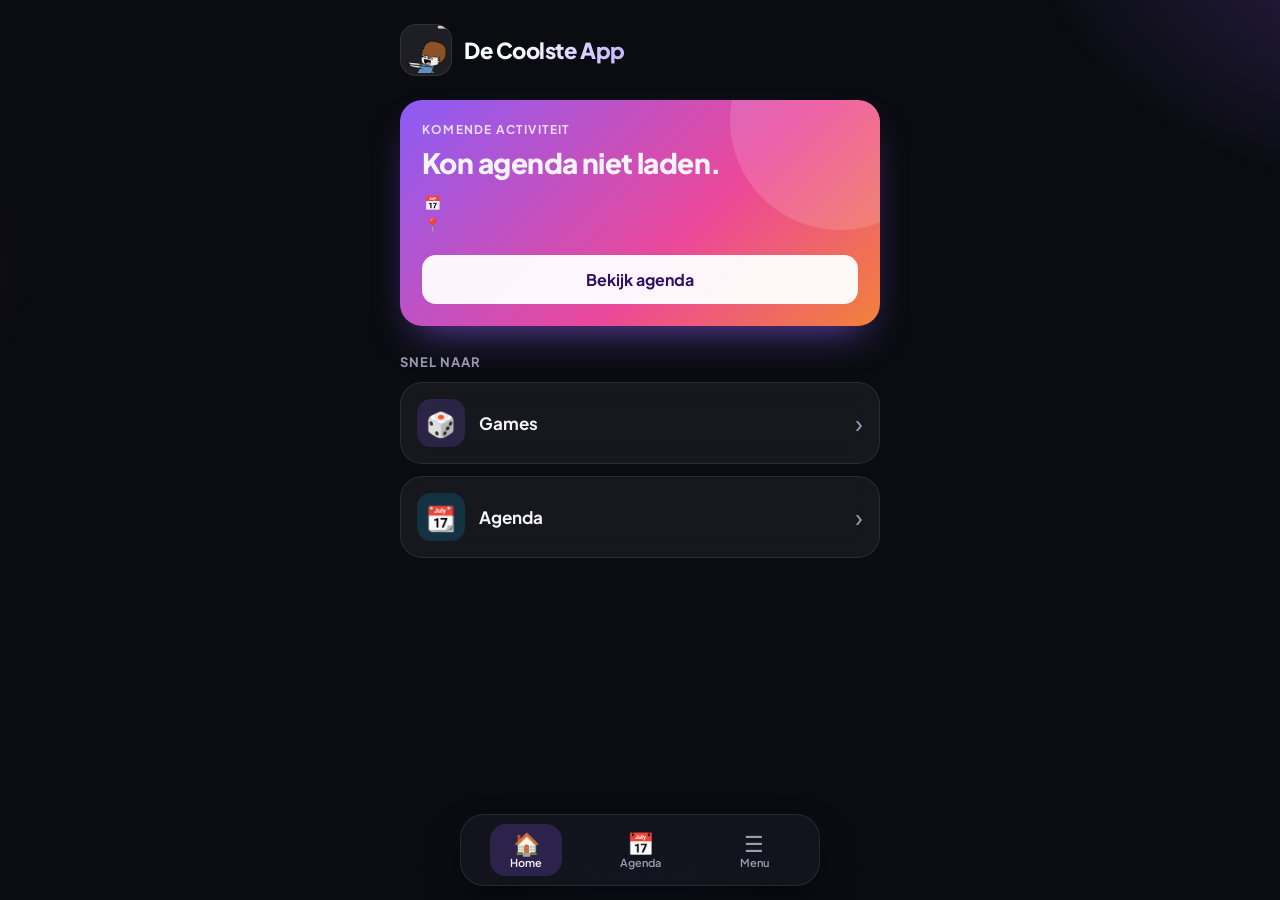
<file: index.html>
<!DOCTYPE html>
<html lang="nl">
<head>
  <meta charset="UTF-8" />
  <title>De Coolste App</title>
  <meta name="viewport" content="width=device-width, initial-scale=1" />

  <link rel="manifest" href="./manifest.json">
  <meta name="apple-mobile-web-app-capable" content="yes">
  <meta name="apple-mobile-web-app-title" content="De Coolste App">
  <link rel="apple-touch-icon" href="./icon-192.png">

  <meta name="theme-color" content="#0b0c12">
  <link rel="preconnect" href="https://fonts.googleapis.com">
  <link rel="preconnect" href="https://fonts.gstatic.com" crossorigin>
  <link rel="stylesheet" href="https://fonts.googleapis.com/css2?family=Plus+Jakarta+Sans:wght@400;600;700;800&display=swap">
  <link rel="stylesheet" href="./style.css">
</head>

<body>
  <div class="board-wrapper">
    <div class="board">

      <!-- Header met logo + titel -->
      <div class="header-row">
        <div class="mascot">
          <img src="./maskotte.png" alt="Maskotte">
        </div>
        <h1 class="app-title">De Coolste App</h1>
      </div>

      <!-- Agenda kaart -->
      <section class="agenda-card hero-card">
        <div class="agenda-card-title">Komende activiteit</div>

        <h2 id="next-title">Laden...</h2>

        <div class="agenda-line">
          <span class="icon">📅</span>
          <span id="next-date">Even geduld...</span>
        </div>

        <div class="agenda-line">
          <span class="icon">📍</span>
          <span id="next-location">Even geduld...</span>
        </div>

        <span class="countdown" id="next-countdown"></span>

        <a href="./agenda.html">
          <button>Bekijk agenda</button>
        </a>
      </section>

      <!-- Kaarten -->
      <div class="section-label">Snel naar</div>
      <section class="stacks">
        <a href="./games.html" class="stack-card stack-games">
          <div class="stack-card-title">Games</div>
          <div class="stack-card-icon">🎲</div>
        </a>

        <a href="./agenda.html" class="stack-card stack-agenda">
          <div class="stack-card-title">Agenda</div>
          <div class="stack-card-icon">📆</div>
        </a>
      </section>

    </div>
  </div>

  <!-- Onderste navigatie -->
  <nav class="bottom-nav">
    <a href="./index.html" class="nav-cap" data-label="Home" aria-current="page">🏠</a>
    <a href="./agenda.html" class="nav-cap" data-label="Agenda">📅</a>
    <div class="nav-cap" id="nav-menu" data-label="Menu" role="button" tabindex="0">☰</div>
  </nav>

  <!-- Slide-in menu -->
  <div id="menu-overlay" class="menu-overlay">
    <div class="menu-box">
      <h3>Menu</h3>
      <a href="./index.html">🏠 Home</a>
      <a href="./games.html">🎲 Games</a>
      <a href="./agenda.html">📅 Agenda</a>
      <a href="https://radiobm.decoolstejongens.nl" target="_blank" rel="noopener">📻 RadioBM <span class="menu-external" aria-hidden="true">↗</span></a>
      <button id="menu-close">Sluiten</button>
    </div>
  </div>

  <script src="./calendar.js"></script>
  <script src="./next-event.js"></script>

  <!-- Menu script -->
  <script>
    const menuBtn = document.getElementById("nav-menu");
    const menuOverlay = document.getElementById("menu-overlay");
    const menuClose = document.getElementById("menu-close");
    const menuBox = document.querySelector(".menu-box");

    menuBtn.addEventListener("click", () => {
      menuOverlay.style.display = "flex";
      requestAnimationFrame(() => requestAnimationFrame(() => menuBox.classList.add("slide-in")));
    });

    menuClose.addEventListener("click", () => {
      menuBox.classList.remove("slide-in");
      setTimeout(() => menuOverlay.style.display = "none", 200);
    });

    menuOverlay.addEventListener("click", (e) => {
      if (e.target === menuOverlay) {
        menuBox.classList.remove("slide-in");
        setTimeout(() => menuOverlay.style.display = "none", 200);
      }
    });
  </script>

  <script>
    if ("serviceWorker" in navigator) {
      navigator.serviceWorker.register("./service-worker.js");
    }
  </script>
</body>
</html>
</file>
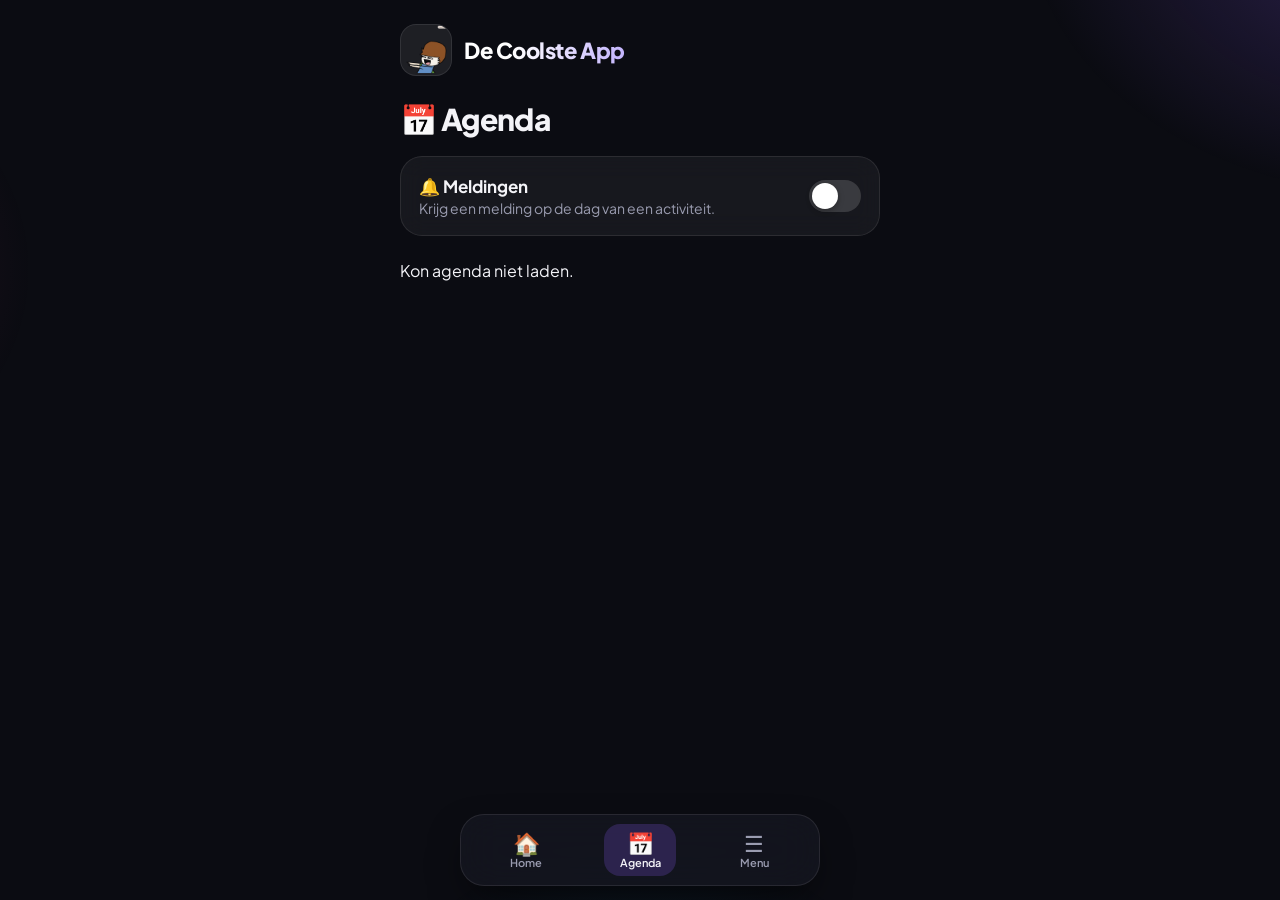
<file: agenda.html>
<!DOCTYPE html>
<html lang="nl">
<head>
  <meta charset="UTF-8">
  <title>Agenda – De Coolste App</title>
  <meta name="viewport" content="width=device-width, initial-scale=1">

  <link rel="manifest" href="./manifest.json">
  <meta name="apple-mobile-web-app-capable" content="yes">
  <meta name="apple-mobile-web-app-title" content="De Coolste App">
  <link rel="apple-touch-icon" href="./icon-192.png">

  <meta name="theme-color" content="#0b0c12">
  <link rel="preconnect" href="https://fonts.googleapis.com">
  <link rel="preconnect" href="https://fonts.gstatic.com" crossorigin>
  <link rel="stylesheet" href="https://fonts.googleapis.com/css2?family=Plus+Jakarta+Sans:wght@400;600;700;800&display=swap">
  <link rel="stylesheet" href="./style.css">
</head>

<body>
  <div class="board-wrapper">
    <div class="board">

      <div class="header-row">
        <div class="mascot">
          <img src="./maskotte.png" alt="Maskotte">
        </div>
        <h1 class="app-title">De Coolste App</h1>
      </div>

      <h1 class="page-title">📅 Agenda</h1>
      <section class="agenda-card notify-card" id="notify-card" hidden>
        <div class="notify-head">
          <div>
            <div class="agenda-card-title">🔔 Meldingen</div>
            <div class="notify-status" id="notify-status">Krijg een melding op de dag van een activiteit.</div>
          </div>
          <label class="switch">
            <input type="checkbox" id="notify-toggle" aria-label="Meldingen aan of uit">
            <span class="switch-track"></span>
          </label>
        </div>
        <div class="notify-time-row" id="notify-time-row" hidden>
          <label for="notify-time">Tijdstip</label>
          <input type="time" id="notify-time" value="09:00">
          <button type="button" id="notify-test" class="ghost-button">Test</button>
        </div>
        <p class="notify-hint" id="notify-hint" hidden></p>
      </section>

      <div id="agenda-list">Agenda wordt geladen...</div>

    </div>
  </div>

  <nav class="bottom-nav">
    <a href="./index.html" class="nav-cap" data-label="Home">🏠</a>
    <a href="./agenda.html" class="nav-cap" data-label="Agenda" aria-current="page">📅</a>
    <div class="nav-cap" id="nav-menu" data-label="Menu" role="button" tabindex="0">☰</div>
  </nav>

  <div id="menu-overlay" class="menu-overlay">
    <div class="menu-box">
      <h3>Menu</h3>
      <a href="./index.html">🏠 Home</a>
      <a href="./games.html">🎲 Games</a>
      <a href="./agenda.html">📅 Agenda</a>
      <a href="https://radiobm.decoolstejongens.nl" target="_blank" rel="noopener">📻 RadioBM <span class="menu-external" aria-hidden="true">↗</span></a>
      <button id="menu-close">Sluiten</button>
    </div>
  </div>

  <script src="./calendar.js"></script>
  <script src="./agenda-script.js"></script>
  <script src="./notifications.js"></script>

  <script>
    const menuBtn = document.getElementById("nav-menu");
    const menuOverlay = document.getElementById("menu-overlay");
    const menuClose = document.getElementById("menu-close");
    const menuBox = document.querySelector(".menu-box");

    menuBtn.addEventListener("click", () => {
      menuOverlay.style.display = "flex";
      requestAnimationFrame(() => requestAnimationFrame(() => menuBox.classList.add("slide-in")));
    });

    menuClose.addEventListener("click", () => {
      menuBox.classList.remove("slide-in");
      setTimeout(() => menuOverlay.style.display = "none", 200);
    });

    menuOverlay.addEventListener("click", (e) => {
      if (e.target === menuOverlay) {
        menuBox.classList.remove("slide-in");
        setTimeout(() => menuOverlay.style.display = "none", 200);
      }
    });
  </script>

  <script>
    if ("serviceWorker" in navigator) {
      navigator.serviceWorker.register("./service-worker.js");
    }
  </script>

</body>
</html>
</file>
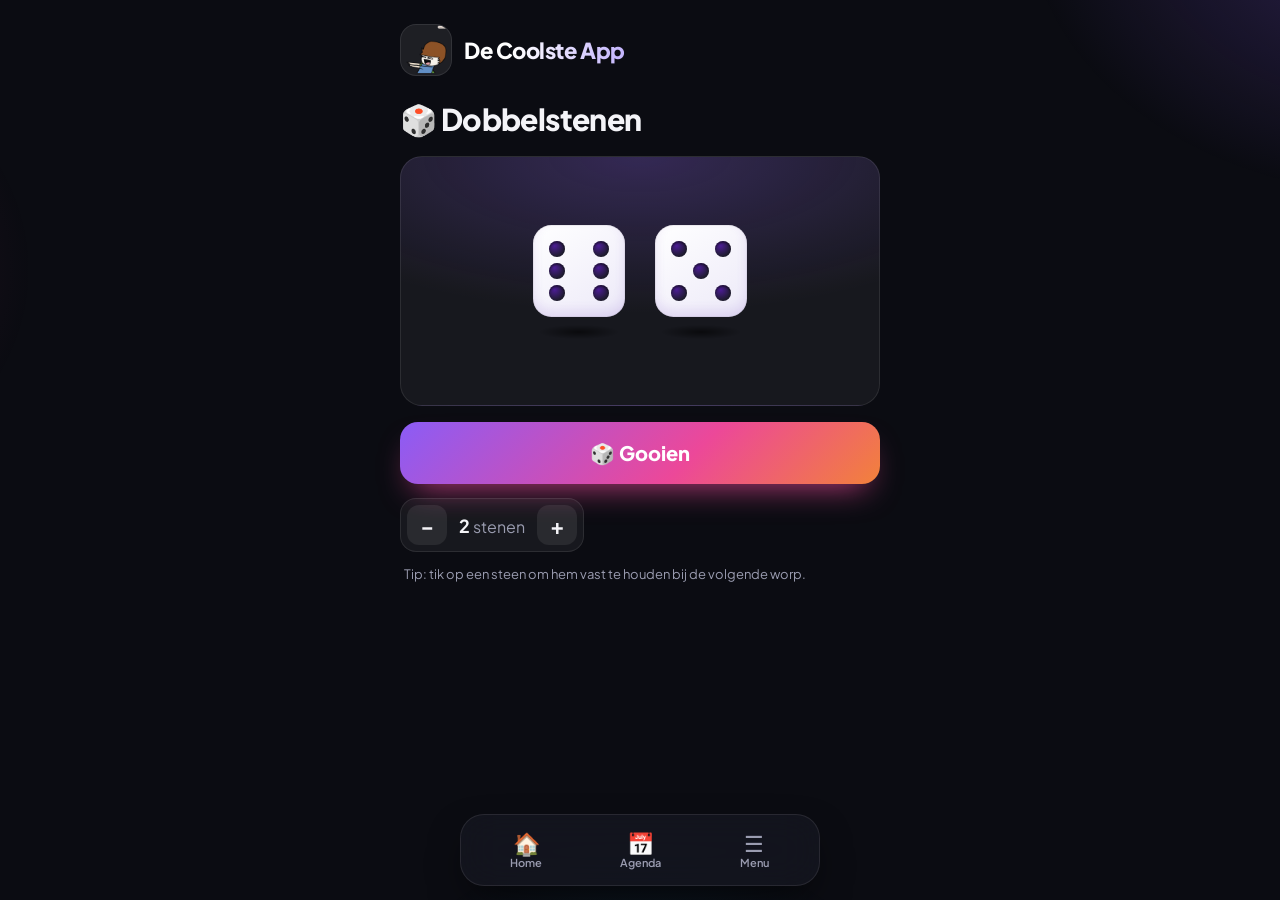
<file: dice.html>
<!DOCTYPE html>
<html lang="nl">
<head>
  <meta charset="UTF-8">
  <title>Dobbelstenen – De Coolste App</title>
  <meta name="viewport" content="width=device-width, initial-scale=1">

  <link rel="manifest" href="./manifest.json">
  <meta name="apple-mobile-web-app-capable" content="yes">
  <meta name="apple-mobile-web-app-title" content="De Coolste App">
  <link rel="apple-touch-icon" href="./icon-192.png">

  <meta name="theme-color" content="#0b0c12">
  <link rel="preconnect" href="https://fonts.googleapis.com">
  <link rel="preconnect" href="https://fonts.gstatic.com" crossorigin>
  <link rel="stylesheet" href="https://fonts.googleapis.com/css2?family=Plus+Jakarta+Sans:wght@400;600;700;800&display=swap">
  <link rel="stylesheet" href="./style.css">
</head>

<body>

  <div class="board-wrapper">
    <div class="board">

      <div class="header-row">
        <div class="mascot">
          <img src="./maskotte.png" alt="Maskotte">
        </div>
        <h1 class="app-title">De Coolste App</h1>
      </div>

      <h1 class="page-title">🎲 Dobbelstenen</h1>

      <section class="dice-panel">
        <div class="dice-stage">
          <div class="dice-tray" id="dice-tray" aria-live="polite"></div>
          <div class="dice-total" id="dice-total" aria-live="polite"></div>
        </div>

        <button type="button" class="roll-button" id="roll-button">🎲 Gooien</button>

        <div class="dice-controls">
          <div class="dice-stepper" role="group" aria-label="Aantal dobbelstenen">
            <button type="button" id="dice-minus" aria-label="Eén dobbelsteen minder">−</button>
            <span><strong id="dice-count">2</strong> stenen</span>
            <button type="button" id="dice-plus" aria-label="Eén dobbelsteen meer">+</button>
          </div>
          <button type="button" class="ghost-button" id="shake-button" aria-pressed="false" hidden>📳 Schudden om te gooien</button>
        </div>

        <p class="dice-tip">Tip: tik op een steen om hem vast te houden bij de volgende worp.</p>

        <div class="dice-history" hidden>
          <div class="section-label">Laatste worpen</div>
          <ol id="dice-history"></ol>
        </div>
      </section>

    </div>
  </div>

  <nav class="bottom-nav">
    <a href="./index.html" class="nav-cap" data-label="Home">🏠</a>
    <a href="./agenda.html" class="nav-cap" data-label="Agenda">📅</a>
    <div class="nav-cap" id="nav-menu" data-label="Menu" role="button" tabindex="0">☰</div>
  </nav>

  <div id="menu-overlay" class="menu-overlay">
    <div class="menu-box">
      <h3>Menu</h3>
      <a href="./index.html">🏠 Home</a>
      <a href="./games.html">🎮 Games</a>
      <a href="./agenda.html">📅 Agenda</a>
      <a href="https://radiobm.decoolstejongens.nl" target="_blank" rel="noopener">📻 RadioBM <span class="menu-external" aria-hidden="true">↗</span></a>
      <button id="menu-close">Sluiten</button>
    </div>
  </div>

  <script>
    const menuBtn = document.getElementById("nav-menu");
    const menuOverlay = document.getElementById("menu-overlay");
    const menuClose = document.getElementById("menu-close");
    const menuBox = document.querySelector(".menu-box");

    menuBtn.addEventListener("click", () => {
      menuOverlay.style.display = "flex";
      requestAnimationFrame(() => requestAnimationFrame(() => menuBox.classList.add("slide-in")));
    });

    menuClose.addEventListener("click", () => {
      menuBox.classList.remove("slide-in");
      setTimeout(() => menuOverlay.style.display = "none", 200);
    });

    menuOverlay.addEventListener("click", (e) => {
      if (e.target === menuOverlay) {
        menuBox.classList.remove("slide-in");
        setTimeout(() => menuOverlay.style.display = "none", 200);
      }
    });
  </script>

  <script src="./dice.js"></script>
</body>
</html>
</file>
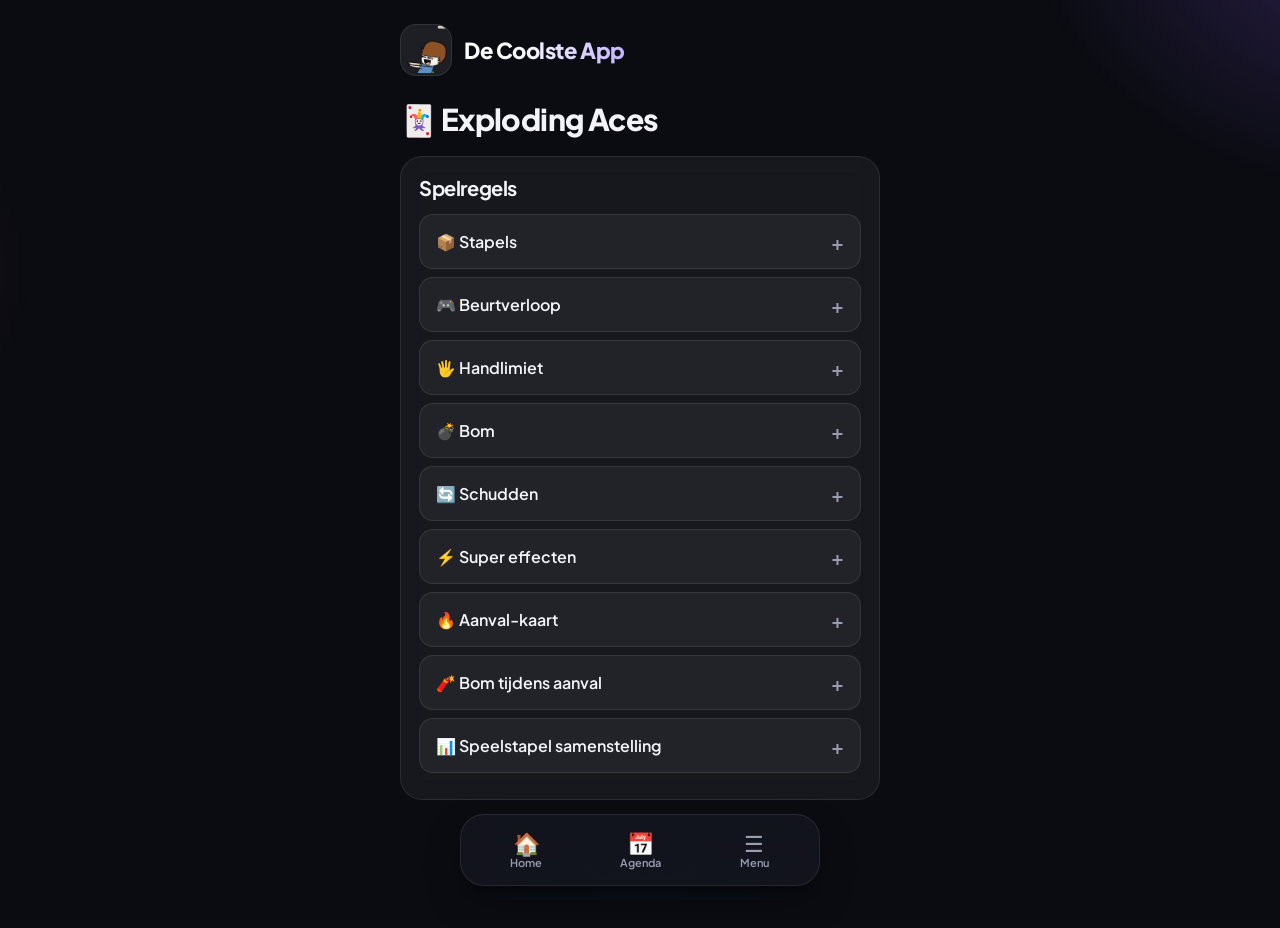
<file: exploding-aces.html>
<!DOCTYPE html>
<html lang="nl">
<head>
  <meta charset="UTF-8">
  <title>Exploding Aces – De Coolste App</title>
  <meta name="viewport" content="width=device-width, initial-scale=1">

  <link rel="manifest" href="./manifest.json">
  <meta name="apple-mobile-web-app-capable" content="yes">
  <meta name="apple-mobile-web-app-title" content="De Coolste App">
  <link rel="apple-touch-icon" href="./icon-192.png">

  <meta name="theme-color" content="#0b0c12">
  <link rel="preconnect" href="https://fonts.googleapis.com">
  <link rel="preconnect" href="https://fonts.gstatic.com" crossorigin>
  <link rel="stylesheet" href="https://fonts.googleapis.com/css2?family=Plus+Jakarta+Sans:wght@400;600;700;800&display=swap">
  <link rel="stylesheet" href="./style.css">

</head>

<body>

  <div class="board-wrapper">
    <div class="board">

      <div class="header-row">
        <div class="mascot">
          <img src="./maskotte.png" alt="Maskotte">
        </div>
        <h1 class="app-title">De Coolste App</h1>
      </div>

      <h1 class="page-title">🃏 Exploding Aces</h1>

      <div class="rule-section">
        <h2>Spelregels</h2>

        <details>
          <summary>📦 Stapels</summary>
          <p>Er zijn drie stapels: speelstapel (dicht), afvalstapel (open), begraafplaats (open). Je mag de open stapels altijd bekijken.</p>
        </details>

        <details>
          <summary>🎮 Beurtverloop</summary>
          <p>Je begint met spelen van kaarten (mag ook niets). Je beurt eindigt met een kaart pakken, tenzij een kaart anders zegt.</p>
          <p>Speel je een kaart op afval/begraafplaats? Dan gaat het effect altijd af.</p>
          <p>Ontmantel, Nope en Kloon werken alleen in de juiste situatie.</p>
        </details>

        <details>
          <summary>🖐 Handlimiet</summary>
          <p>Maximaal 5 kaarten in hand. Pak je een kaart terwijl je al 5 hebt? Dan leg je je hele hand weg zonder effecten.</p>
        </details>

        <details>
          <summary>💣 Bom</summary>
          <p>Pak je een bom? Dan lig je eruit. Bom gaat terug in de stapel. Je hand gaat weg zonder effecten.</p>
          <p>Begin je een beurt met 0 kaarten? Dan krijg je één bom‑bescherming.</p>
        </details>

        <details>
          <summary>🔄 Schudden</summary>
          <p>De speler die aan de beurt is schudt. Afvalstapel wordt geschud als je daaruit moet pakken.</p>
        </details>

        <details>
          <summary>⚡ Super effecten</summary>
          <p>Speel 2 dezelfde kaarten tegelijk → super effect.</p>
          <p>Voor “Dief” zijn 3 dezelfde kaarten nodig.</p>
        </details>

        <details>
          <summary>🔥 Aanval‑kaart</summary>
          <p>Een aanval geeft extra beurten aan de volgende speler.</p>
          <p>Die speler mag de aanval doorgeven door zelf een aanval te spelen.</p>
          <p>Stop je met doorgeven? Dan moet je alle extra beurten spelen.</p>
        </details>

        <details>
          <summary>🧨 Bom tijdens aanval</summary>
          <p>Pak je een bom terwijl je nog beurten moet? Bom + ontmantel apart leggen, eerst beurten afmaken.</p>
        </details>

        <details>
          <summary>📊 Speelstapel samenstelling</summary>
          <p>8 Aanval<br>
             8 Dief<br>
             7 Ontmantel<br>
             4 Bom<br>
             4 Nope<br>
             4 Voorspel<br>
             4 Mixer<br>
             4 Spion<br>
             4 Recycle<br>
             4 Kloon<br>
             2 Het Lot<br>
             2 Kapitalist<br>
             1/2 Donatie<br>
             1/2 Communist<br>
             1 Detective<br>
             1 Mirakel<br>
             1 E.O.D.<br>
             1 Terrorist<br>
             1 O'Mega<br>
             1 Nuke<br>
             Totaal: 63–65 kaarten</p>
        </details>

      </div>

    </div>
  </div>

  <nav class="bottom-nav">
    <a href="./index.html" class="nav-cap" data-label="Home">🏠</a>
    <a href="./agenda.html" class="nav-cap" data-label="Agenda">📅</a>
    <div class="nav-cap" id="nav-menu" data-label="Menu" role="button" tabindex="0">☰</div>
  </nav>

  <div id="menu-overlay" class="menu-overlay">
    <div class="menu-box">
      <h3>Menu</h3>
      <a href="./index.html">🏠 Home</a>
      <a href="./games.html">🎮 Games</a>
      <a href="./agenda.html">📅 Agenda</a>
      <a href="https://radiobm.decoolstejongens.nl" target="_blank" rel="noopener">📻 RadioBM <span class="menu-external" aria-hidden="true">↗</span></a>
      <button id="menu-close">Sluiten</button>
    </div>
  </div>

  <script>
    const menuBtn = document.getElementById("nav-menu");
    const menuOverlay = document.getElementById("menu-overlay");
    const menuClose = document.getElementById("menu-close");
    const menuBox = document.querySelector(".menu-box");

    menuBtn.addEventListener("click", () => {
      menuOverlay.style.display = "flex";
      requestAnimationFrame(() => requestAnimationFrame(() => menuBox.classList.add("slide-in")));
    });

    menuClose.addEventListener("click", () => {
      menuBox.classList.remove("slide-in");
      setTimeout(() => menuOverlay.style.display = "none", 200);
    });

    menuOverlay.addEventListener("click", (e) => {
      if (e.target === menuOverlay) {
        menuBox.classList.remove("slide-in");
        setTimeout(() => menuOverlay.style.display = "none", 200);
      }
    });
  </script>

</body>
</html>
</file>
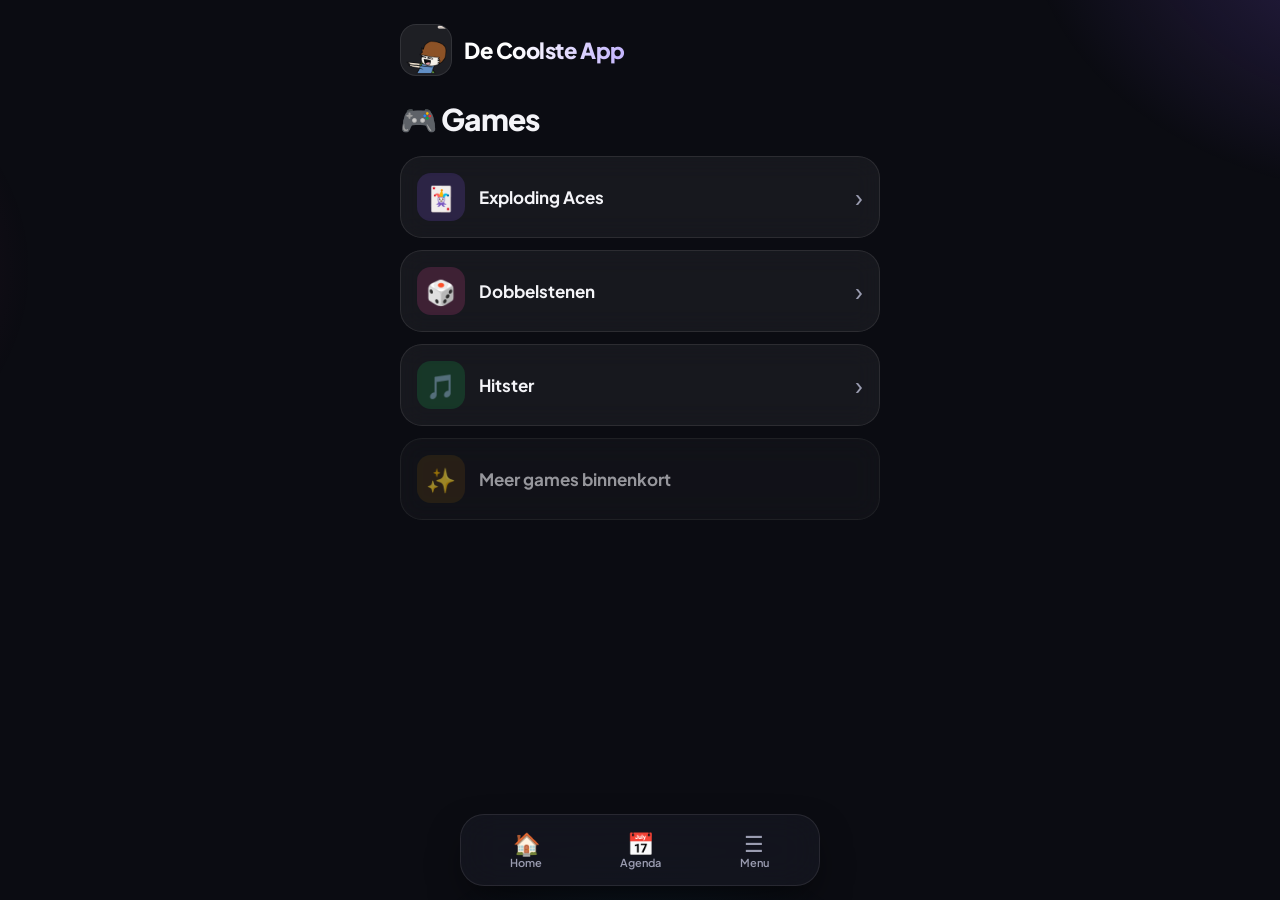
<file: games.html>
<!DOCTYPE html>
<html lang="nl">
<head>
  <meta charset="UTF-8">
  <title>Games – De Coolste App</title>
  <meta name="viewport" content="width=device-width, initial-scale=1">

  <link rel="manifest" href="./manifest.json">
  <meta name="apple-mobile-web-app-capable" content="yes">
  <meta name="apple-mobile-web-app-title" content="De Coolste App">
  <link rel="apple-touch-icon" href="./icon-192.png">

  <meta name="theme-color" content="#0b0c12">
  <link rel="preconnect" href="https://fonts.googleapis.com">
  <link rel="preconnect" href="https://fonts.gstatic.com" crossorigin>
  <link rel="stylesheet" href="https://fonts.googleapis.com/css2?family=Plus+Jakarta+Sans:wght@400;600;700;800&display=swap">
  <link rel="stylesheet" href="./style.css">
</head>

<body>

  <div class="board-wrapper">
    <div class="board">

      <div class="header-row">
        <div class="mascot">
          <img src="./maskotte.png" alt="Maskotte">
        </div>
        <h1 class="app-title">De Coolste App</h1>
      </div>

      <h1 class="page-title">🎮 Games</h1>

      <section class="stacks">
        <a href="./exploding-aces.html" class="stack-card stack-games">
          <div class="stack-card-title">Exploding Aces</div>
          <div class="stack-card-icon">🃏</div>
        </a>

        <a href="./dice.html" class="stack-card stack-dice">
          <div class="stack-card-title">Dobbelstenen</div>
          <div class="stack-card-icon">🎲</div>
        </a>

        <a href="./hitster.html" class="stack-card stack-hitster">
          <div class="stack-card-title">Hitster</div>
          <div class="stack-card-icon">🎵</div>
        </a>

        <a href="#" class="stack-card stack-soon" aria-disabled="true">
          <div class="stack-card-title">Meer games binnenkort</div>
          <div class="stack-card-icon">✨</div>
        </a>
      </section>

    </div>
  </div>

  <nav class="bottom-nav">
    <a href="./index.html" class="nav-cap" data-label="Home">🏠</a>
    <a href="./agenda.html" class="nav-cap" data-label="Agenda">📅</a>
    <div class="nav-cap" id="nav-menu" data-label="Menu" role="button" tabindex="0">☰</div>
  </nav>

  <div id="menu-overlay" class="menu-overlay">
    <div class="menu-box">
      <h3>Menu</h3>
      <a href="./index.html">🏠 Home</a>
      <a href="./games.html">🎮 Games</a>
      <a href="./agenda.html">📅 Agenda</a>
      <a href="https://radiobm.decoolstejongens.nl" target="_blank" rel="noopener">📻 RadioBM <span class="menu-external" aria-hidden="true">↗</span></a>
      <button id="menu-close">Sluiten</button>
    </div>
  </div>

  <script>
    const menuBtn = document.getElementById("nav-menu");
    const menuOverlay = document.getElementById("menu-overlay");
    const menuClose = document.getElementById("menu-close");
    const menuBox = document.querySelector(".menu-box");

    menuBtn.addEventListener("click", () => {
      menuOverlay.style.display = "flex";
      requestAnimationFrame(() => requestAnimationFrame(() => menuBox.classList.add("slide-in")));
    });

    menuClose.addEventListener("click", () => {
      menuBox.classList.remove("slide-in");
      setTimeout(() => menuOverlay.style.display = "none", 200);
    });

    menuOverlay.addEventListener("click", (e) => {
      if (e.target === menuOverlay) {
        menuBox.classList.remove("slide-in");
        setTimeout(() => menuOverlay.style.display = "none", 200);
      }
    });
  </script>

</body>
</html>
</file>
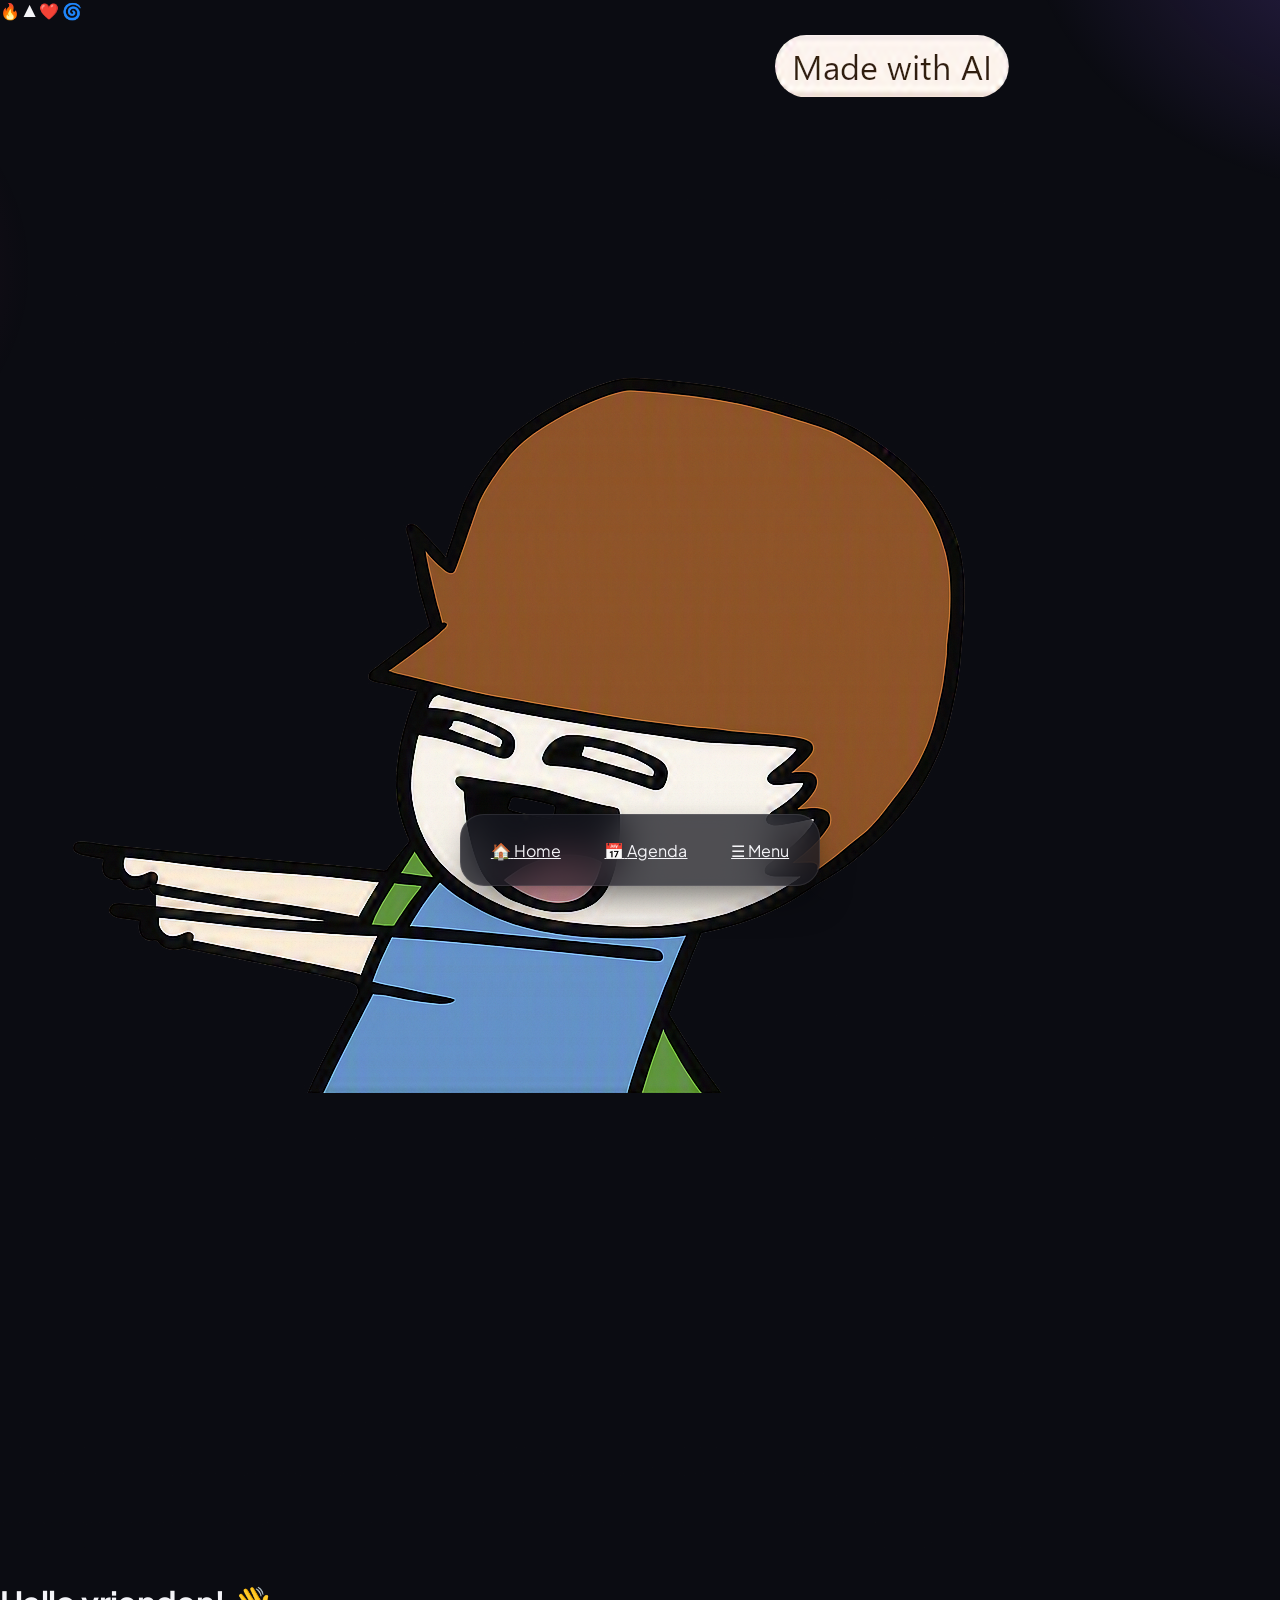
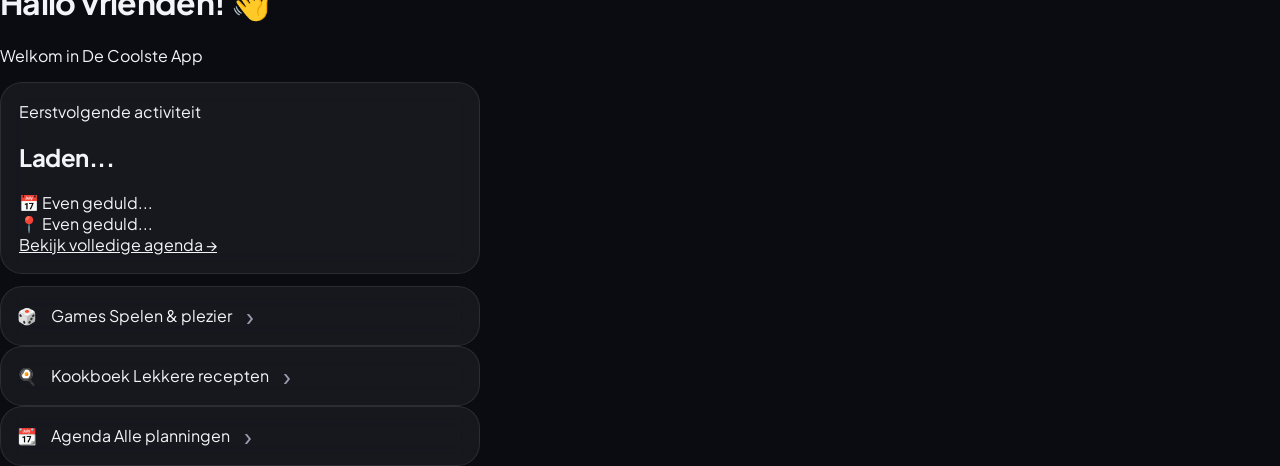
<file: gemini-code-1786107359795.html>
<!DOCTYPE html>
<html lang="nl">
<head>
  <meta charset="UTF-8" />
  <title>De Coolste App</title>
  <meta name="viewport" content="width=device-width, initial-scale=1, viewport-fit=cover" />

  <link rel="manifest" href="./manifest.json">

  <!-- PWA & Apple Meta Tags -->
  <meta name="apple-mobile-web-app-capable" content="yes">
  <meta name="apple-mobile-web-app-status-bar-style" content="black-translucent">
  <meta name="apple-mobile-web-app-title" content="De Coolste App">
  <link rel="apple-touch-icon" href="./icon-192.png">

  <!-- Google Fonts for modern typography -->
  <link rel="preconnect" href="https://fonts.googleapis.com">
  <link rel="preconnect" href="https://fonts.gstatic.com" crossorigin>
  <link href="https://fonts.googleapis.com/css2?family=Plus+Jakarta+Sans:wght@400;500;600;700;800&display=swap" rel="stylesheet">

  <link rel="stylesheet" href="./style.css">
</head>

<body>
  <div class="app-container">
    <main class="board">

      <!-- Decoratieve accent-tags -->
      <div class="tile-bar">
        <span class="tile tile-orange" aria-hidden="true">🔥</span>
        <span class="tile tile-green" aria-hidden="true">▲</span>
        <span class="tile tile-red" aria-hidden="true">❤️</span>
        <span class="tile tile-blue" aria-hidden="true">🌀</span>
      </div>

      <!-- Header met MASCCOT & Welkom -->
      <header class="header-card">
        <div class="mascot-avatar">
          <img src="./maskotte.png" alt="Maskotte">
        </div>
        <div class="header-text">
          <h1>Hallo vrienden! 👋</h1>
          <p>Welkom in De Coolste App</p>
        </div>
      </header>

      <!-- Agenda Highlight Card -->
      <section class="agenda-card">
        <div class="card-badge">Eerstvolgende activiteit</div>

        <h2 id="next-title" class="agenda-title">Laden...</h2>

        <div class="agenda-meta">
          <div class="meta-item">
            <span class="meta-icon">📅</span>
            <span id="next-date">Even geduld...</span>
          </div>
          <div class="meta-item">
            <span class="meta-icon">📍</span>
            <span id="next-location">Even geduld...</span>
          </div>
        </div>

        <a href="./agenda.html" class="btn btn-primary">
          <span>Bekijk volledige agenda</span>
          <span class="btn-arrow">→</span>
        </a>
      </section>

      <!-- Quick Access Stacks / Snelkoppelingen -->
      <section class="stacks-grid">
        <a href="./games.html" class="stack-card stack-games">
          <div class="stack-icon">🎲</div>
          <div class="stack-info">
            <span class="stack-title">Games</span>
            <span class="stack-subtitle">Spelen & plezier</span>
          </div>
        </a>

        <a href="./kookboek.html" class="stack-card stack-kookboek">
          <div class="stack-icon">🍳</div>
          <div class="stack-info">
            <span class="stack-title">Kookboek</span>
            <span class="stack-subtitle">Lekkere recepten</span>
          </div>
        </a>

        <a href="./agenda.html" class="stack-card stack-agenda">
          <div class="stack-icon">📆</div>
          <div class="stack-info">
            <span class="stack-title">Agenda</span>
            <span class="stack-subtitle">Alle planningen</span>
          </div>
        </a>
      </section>

    </main>

    <!-- Floating Bottom Navigation -->
    <nav class="bottom-nav">
      <a href="#" class="nav-item active">
        <span class="nav-icon">🏠</span>
        <span class="nav-label">Home</span>
      </a>
      <a href="./agenda.html" class="nav-item">
        <span class="nav-icon">📅</span>
        <span class="nav-label">Agenda</span>
      </a>
      <a href="./menu.html" class="nav-item">
        <span class="nav-icon">☰</span>
        <span class="nav-label">Menu</span>
      </a>
    </nav>
  </div>

  <script src="./next-event.js"></script>
  <script>
    if ("serviceWorker" in navigator) {
      navigator.serviceWorker.register("./service-worker.js");
    }
  </script>
</body>
</html>
</file>
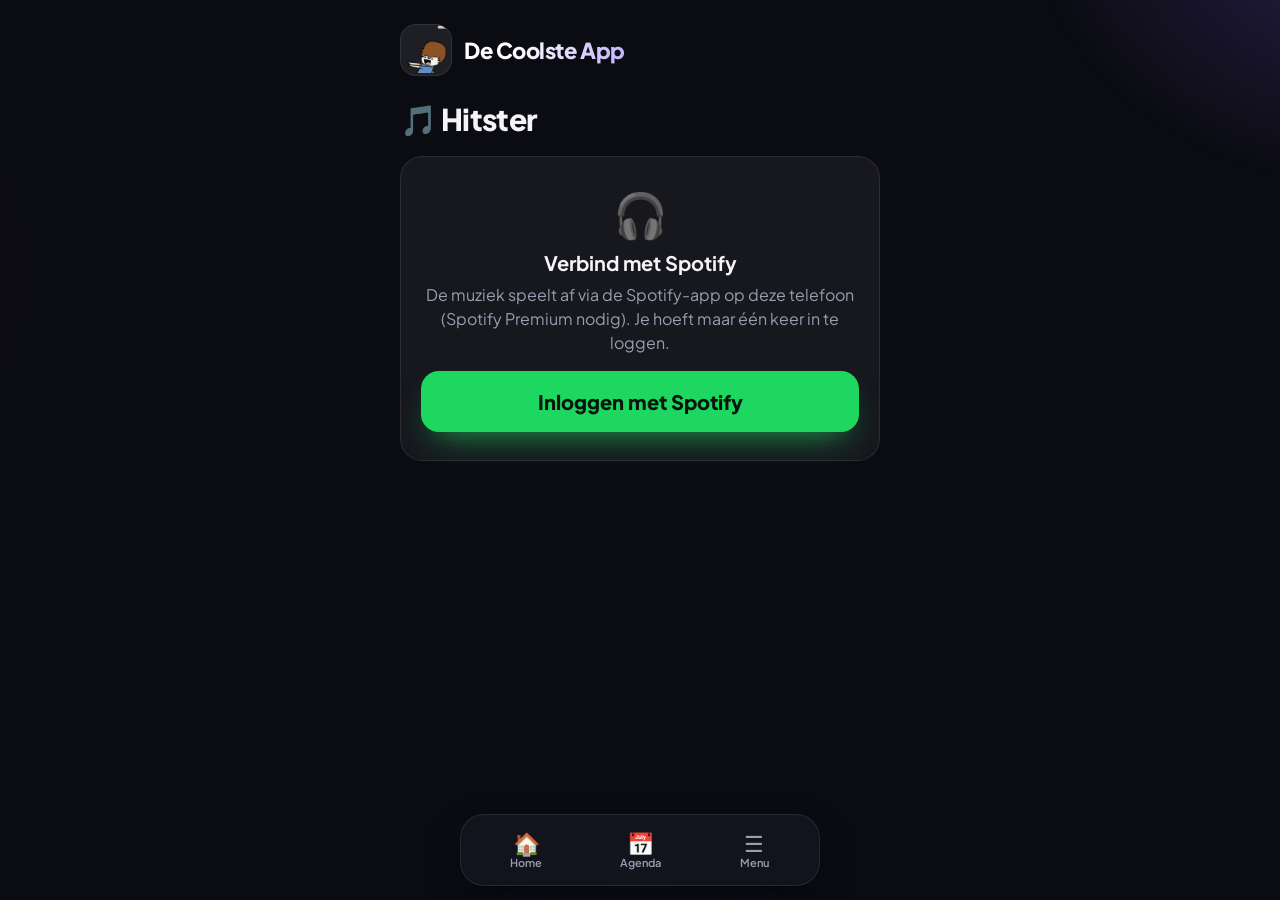
<file: hitster.html>
<!DOCTYPE html>
<html lang="nl">
<head>
  <meta charset="UTF-8">
  <title>Hitster – De Coolste App</title>
  <meta name="viewport" content="width=device-width, initial-scale=1">

  <link rel="manifest" href="./manifest.json">
  <meta name="apple-mobile-web-app-capable" content="yes">
  <meta name="apple-mobile-web-app-title" content="De Coolste App">
  <link rel="apple-touch-icon" href="./icon-192.png">

  <meta name="theme-color" content="#0b0c12">
  <link rel="preconnect" href="https://fonts.googleapis.com">
  <link rel="preconnect" href="https://fonts.gstatic.com" crossorigin>
  <link rel="stylesheet" href="https://fonts.googleapis.com/css2?family=Plus+Jakarta+Sans:wght@400;600;700;800&display=swap">
  <link rel="stylesheet" href="./style.css">
</head>

<body>

  <div class="board-wrapper">
    <div class="board">

      <div class="header-row">
        <div class="mascot">
          <img src="./maskotte.png" alt="Maskotte">
        </div>
        <h1 class="app-title">De Coolste App</h1>
      </div>

      <h1 class="page-title">🎵 Hitster</h1>

      <section class="agenda-card" id="hitster-setup" hidden>
        <div class="agenda-card-title">Nog even instellen</div>
        <p class="hitster-text">De koppeling met Spotify is nog niet ingesteld. Zie <code>hitster-README.md</code> in de repo.</p>
      </section>

      <section class="agenda-card hitster-connect" id="hitster-connect" hidden>
        <div class="hitster-connect-icon">🎧</div>
        <div class="agenda-card-title">Verbind met Spotify</div>
        <p class="hitster-text">De muziek speelt af via de Spotify-app op deze telefoon (Spotify Premium nodig). Je hoeft maar één keer in te loggen.</p>
        <button type="button" class="roll-button spotify-button" id="connect-button">Inloggen met Spotify</button>
      </section>

      <section class="hitster-game" id="hitster-game" hidden>
        <div class="hitster-progress" id="hitster-progress"></div>

        <div class="hitster-stage">
          <div class="record" id="record" aria-hidden="true">
            <div class="record-label" id="record-label">?</div>
          </div>

          <div class="song-card" id="song-card" hidden aria-live="polite">
            <div class="song-card-artist" id="card-artist"></div>
            <div class="song-card-year" id="card-year"></div>
            <div class="song-card-title" id="card-title"></div>
          </div>
        </div>

        <div class="hitster-status" id="hitster-status" hidden role="status">
          <p id="hitster-status-text"></p>
          <div class="hitster-status-actions">
            <a class="ghost-button" id="open-spotify" href="spotify:" hidden>Open Spotify</a>
            <button type="button" class="ghost-button" id="retry-button" hidden>Opnieuw proberen</button>
          </div>
        </div>

        <button type="button" class="roll-button" id="main-button">▶️ Start</button>

        <div class="hitster-controls">
          <button type="button" class="ghost-button" id="pause-button" hidden>⏸ Pauze</button>
          <button type="button" class="ghost-button" id="replay-button" hidden>🔁 Vanaf begin</button>
        </div>

        <div class="hitster-footer">
          <button type="button" class="link-button" id="reshuffle-button">Opnieuw beginnen</button>
          <button type="button" class="link-button" id="logout-button">Uitloggen bij Spotify</button>
        </div>
      </section>

    </div>
  </div>

  <nav class="bottom-nav">
    <a href="./index.html" class="nav-cap" data-label="Home">🏠</a>
    <a href="./agenda.html" class="nav-cap" data-label="Agenda">📅</a>
    <div class="nav-cap" id="nav-menu" data-label="Menu" role="button" tabindex="0">☰</div>
  </nav>

  <div id="menu-overlay" class="menu-overlay">
    <div class="menu-box">
      <h3>Menu</h3>
      <a href="./index.html">🏠 Home</a>
      <a href="./games.html">🎮 Games</a>
      <a href="./agenda.html">📅 Agenda</a>
      <a href="https://radiobm.decoolstejongens.nl" target="_blank" rel="noopener">📻 RadioBM <span class="menu-external" aria-hidden="true">↗</span></a>
      <button id="menu-close">Sluiten</button>
    </div>
  </div>

  <script>
    const menuBtn = document.getElementById("nav-menu");
    const menuOverlay = document.getElementById("menu-overlay");
    const menuClose = document.getElementById("menu-close");
    const menuBox = document.querySelector(".menu-box");

    menuBtn.addEventListener("click", () => {
      menuOverlay.style.display = "flex";
      requestAnimationFrame(() => requestAnimationFrame(() => menuBox.classList.add("slide-in")));
    });

    menuClose.addEventListener("click", () => {
      menuBox.classList.remove("slide-in");
      setTimeout(() => menuOverlay.style.display = "none", 200);
    });

    menuOverlay.addEventListener("click", (e) => {
      if (e.target === menuOverlay) {
        menuBox.classList.remove("slide-in");
        setTimeout(() => menuOverlay.style.display = "none", 200);
      }
    });
  </script>

  <script src="./hitster.js"></script>
</body>
</html>
</file>
<file: style.css>
/* ========== Basis ========== */
:root {
  --bg: #0b0c12;
  --surface: rgba(255, 255, 255, 0.05);
  --surface-strong: rgba(255, 255, 255, 0.08);
  --border: rgba(255, 255, 255, 0.09);
  --text: #f4f4f8;
  --muted: #9a9cb0;
  --accent: #8b5cf6;
  --accent-2: #ec4899;
  --accent-3: #f59e0b;
  --gradient: linear-gradient(135deg, var(--accent) 0%, var(--accent-2) 60%, var(--accent-3) 120%);
  --radius: 22px;
  --nav-height: 72px;
  color-scheme: dark;
}

* { box-sizing: border-box; }

html { -webkit-text-size-adjust: 100%; }

body {
  margin: 0;
  min-height: 100vh;
  font-family: "Plus Jakarta Sans", -apple-system, BlinkMacSystemFont, "Segoe UI", Roboto, sans-serif;
  background: var(--bg);
  color: var(--text);
  -webkit-font-smoothing: antialiased;
  -webkit-tap-highlight-color: transparent;
}

/* Zachte kleurvlekken op de achtergrond */
body::before {
  content: "";
  position: fixed;
  inset: 0;
  z-index: -1;
  pointer-events: none;
  background:
    radial-gradient(40rem 30rem at 110% -10%, rgba(139, 92, 246, 0.28), transparent 60%),
    radial-gradient(30rem 25rem at -20% 30%, rgba(236, 72, 153, 0.16), transparent 60%),
    radial-gradient(30rem 25rem at 50% 120%, rgba(14, 165, 233, 0.14), transparent 60%);
}

h1, h2, h3 { letter-spacing: -0.02em; }

a { color: inherit; }

/* ========== Layout ========== */
.board-wrapper {
  display: flex;
  justify-content: center;
  padding: max(16px, env(safe-area-inset-top)) 16px calc(var(--nav-height) + 40px + env(safe-area-inset-bottom));
}

.board {
  width: 100%;
  max-width: 480px;
  animation: fade-up 0.4s ease-out both;
}

@keyframes fade-up {
  from { opacity: 0; transform: translateY(8px); }
  to   { opacity: 1; transform: none; }
}

/* ========== Header ========== */
.header-row {
  display: flex;
  align-items: center;
  gap: 12px;
  margin: 8px 0 24px;
}

.mascot {
  flex: none;
  width: 52px;
  height: 52px;
  border-radius: 16px;
  background: var(--surface-strong);
  border: 1px solid var(--border);
  display: grid;
  place-items: center;
  overflow: hidden;
}

.mascot img {
  width: 46px;
  height: auto;
}

.app-title {
  margin: 0;
  font-size: 22px;
  font-weight: 800;
  background: linear-gradient(90deg, #fff 30%, #c4b5fd);
  -webkit-background-clip: text;
  background-clip: text;
  color: transparent;
}

.page-title {
  margin: 0 0 18px;
  font-size: 30px;
  font-weight: 800;
}

.section-label {
  margin: 28px 0 12px;
  font-size: 13px;
  font-weight: 700;
  text-transform: uppercase;
  letter-spacing: 0.08em;
  color: var(--muted);
}

/* ========== Kaarten ========== */
.agenda-card,
.stack-card,
.rule-section {
  background: var(--surface);
  border: 1px solid var(--border);
  border-radius: var(--radius);
  -webkit-backdrop-filter: blur(12px);
  backdrop-filter: blur(12px);
}

.agenda-card {
  padding: 18px;
  margin-bottom: 12px;
}

.agenda-card-title {
  font-size: 17px;
  font-weight: 700;
  margin-bottom: 8px;
}

.agenda-line {
  display: flex;
  align-items: center;
  gap: 8px;
  margin: 4px 0;
  color: var(--muted);
  font-size: 15px;
}

.agenda-line .icon {
  width: 20px;
  text-align: center;
  font-size: 14px;
}

/* Uitgelichte kaart op home: eerstvolgende activiteit */
.hero-card {
  position: relative;
  overflow: hidden;
  padding: 22px;
  border: none;
  background: var(--gradient);
  box-shadow: 0 20px 40px -18px rgba(139, 92, 246, 0.7);
}

.hero-card::after {
  content: "";
  position: absolute;
  width: 220px;
  height: 220px;
  right: -70px;
  top: -90px;
  border-radius: 50%;
  background: rgba(255, 255, 255, 0.14);
  pointer-events: none;
}

.hero-card .agenda-card-title {
  font-size: 12px;
  font-weight: 700;
  text-transform: uppercase;
  letter-spacing: 0.1em;
  opacity: 0.85;
  margin: 0;
}

.hero-card h2 {
  margin: 10px 0 14px;
  font-size: 28px;
  font-weight: 800;
  line-height: 1.15;
}

.hero-card .agenda-line { color: rgba(255, 255, 255, 0.92); }

.countdown {
  display: inline-block;
  margin-top: 10px;
  padding: 5px 12px;
  border-radius: 999px;
  background: rgba(255, 255, 255, 0.2);
  font-size: 13px;
  font-weight: 700;
}

.countdown:empty { display: none; }

/* ========== Knoppen ========== */
button {
  font: inherit;
  cursor: pointer;
}

.hero-card a { text-decoration: none; }

.hero-card button {
  margin-top: 18px;
  width: 100%;
  padding: 14px;
  border: none;
  border-radius: 14px;
  background: rgba(255, 255, 255, 0.95);
  color: #2e1065;
  font-size: 16px;
  font-weight: 700;
  transition: transform 0.15s ease;
}

button:active,
.stack-card:active { transform: scale(0.97); }

/* ========== Agenda-lijst ========== */
.agenda-item {
  display: flex;
  align-items: center;
  gap: 14px;
}

.date-tile {
  flex: none;
  width: 56px;
  height: 60px;
  border-radius: 16px;
  background: var(--surface-strong);
  border: 1px solid var(--border);
  display: flex;
  flex-direction: column;
  align-items: center;
  justify-content: center;
  line-height: 1;
}

.date-tile .day {
  font-size: 22px;
  font-weight: 800;
}

.date-tile .month {
  margin-top: 4px;
  font-size: 11px;
  font-weight: 700;
  text-transform: uppercase;
  color: var(--accent-2);
}

.agenda-item.is-birthday .date-tile {
  background: var(--gradient);
  border: none;
}

.agenda-item.is-birthday .date-tile .month { color: rgba(255, 255, 255, 0.9); }

.agenda-item-body { min-width: 0; }

.agenda-item .agenda-card-title {
  margin-bottom: 4px;
  overflow-wrap: anywhere;
}

.agenda-month {
  margin: 22px 4px 10px;
  font-size: 13px;
  font-weight: 700;
  text-transform: uppercase;
  letter-spacing: 0.08em;
  color: var(--muted);
}

.agenda-month:first-child { margin-top: 0; }

/* ========== Tegels (Games / Agenda) ========== */
.stacks {
  display: flex;
  flex-direction: column;
  gap: 12px;
}

.stack-card {
  display: flex;
  align-items: center;
  gap: 14px;
  padding: 16px;
  text-decoration: none;
  color: var(--text);
  transition: transform 0.15s ease, background 0.15s ease;
}

.stack-card:hover { background: var(--surface-strong); }

.stack-card-icon {
  order: -1;
  flex: none;
  width: 48px;
  height: 48px;
  border-radius: 14px;
  display: grid;
  place-items: center;
  font-size: 24px;
  background: rgba(139, 92, 246, 0.18);
}

.stack-agenda .stack-card-icon { background: rgba(14, 165, 233, 0.18); }
.stack-soon .stack-card-icon   { background: rgba(245, 158, 11, 0.16); }
.stack-soon { opacity: 0.6; pointer-events: none; }

.stack-card-title {
  flex: 1;
  font-size: 17px;
  font-weight: 700;
}

.stack-card::after {
  content: "›";
  font-size: 26px;
  line-height: 1;
  color: var(--muted);
}

.stack-soon::after { content: none; }

/* ========== Onderste navigatie ========== */
.bottom-nav {
  position: fixed;
  left: 50%;
  bottom: calc(14px + env(safe-area-inset-bottom));
  transform: translateX(-50%);
  width: min(calc(100% - 32px), 360px);
  height: var(--nav-height);
  display: flex;
  justify-content: space-around;
  align-items: center;
  padding: 0 8px;
  border-radius: 24px;
  background: rgba(22, 23, 32, 0.75);
  border: 1px solid var(--border);
  -webkit-backdrop-filter: blur(20px) saturate(160%);
  backdrop-filter: blur(20px) saturate(160%);
  box-shadow: 0 16px 40px -12px rgba(0, 0, 0, 0.7);
  z-index: 100;
}

.nav-cap {
  display: flex;
  flex-direction: column;
  align-items: center;
  gap: 3px;
  min-width: 72px;
  padding: 8px 12px;
  border-radius: 16px;
  font-size: 22px;
  line-height: 1;
  color: var(--muted);
  text-decoration: none;
  cursor: pointer;
  user-select: none;
  transition: background 0.2s ease;
}

.nav-cap::after {
  content: attr(data-label);
  font-size: 11px;
  font-weight: 600;
}

.nav-cap[aria-current="page"] {
  background: rgba(139, 92, 246, 0.22);
  color: var(--text);
}

/* ========== Menu ========== */
.menu-overlay {
  position: fixed;
  inset: 0;
  background: rgba(0, 0, 0, 0.55);
  -webkit-backdrop-filter: blur(4px);
  backdrop-filter: blur(4px);
  display: none;
  justify-content: center;
  align-items: flex-end;
  z-index: 999;
}

.menu-box {
  width: 100%;
  max-width: 480px;
  padding: 12px 20px calc(24px + env(safe-area-inset-bottom));
  background: #171823;
  border: 1px solid var(--border);
  border-bottom: none;
  border-radius: 28px 28px 0 0;
  box-shadow: 0 -10px 40px rgba(0, 0, 0, 0.5);
  transform: translateY(100%);
  transition: transform 0.25s cubic-bezier(0.2, 0.8, 0.2, 1);
}

.menu-box::before {
  content: "";
  display: block;
  width: 40px;
  height: 5px;
  margin: 0 auto 16px;
  border-radius: 999px;
  background: rgba(255, 255, 255, 0.2);
}

.menu-box.slide-in { transform: translateY(0); }

.menu-box h3 {
  margin: 0 0 12px 4px;
  font-size: 20px;
}

.menu-box a {
  display: block;
  padding: 14px 16px;
  margin-bottom: 6px;
  border-radius: 14px;
  font-size: 17px;
  font-weight: 600;
  text-decoration: none;
  color: var(--text);
  background: var(--surface);
}

.menu-box a:active { background: var(--surface-strong); }

#menu-close {
  width: 100%;
  margin-top: 12px;
  padding: 14px;
  border: none;
  border-radius: 14px;
  background: var(--surface-strong);
  color: var(--muted);
  font-size: 16px;
  font-weight: 600;
}

/* ========== Spelregels (Exploding Aces) ========== */
.rule-section {
  padding: 18px;
  margin-bottom: 16px;
}

.rule-section h2 {
  margin: 0 0 14px;
  font-size: 20px;
}

details {
  margin-bottom: 8px;
  border-radius: 14px;
  background: var(--surface);
  border: 1px solid var(--border);
  overflow: hidden;
}

details[open] { background: var(--surface-strong); }

summary {
  list-style: none;
  display: flex;
  justify-content: space-between;
  align-items: center;
  padding: 14px 16px;
  font-size: 16px;
  font-weight: 600;
  cursor: pointer;
}

summary::-webkit-details-marker { display: none; }

summary::after {
  content: "+";
  font-size: 20px;
  color: var(--muted);
  transition: transform 0.2s ease;
}

details[open] summary::after { transform: rotate(45deg); }

details p {
  margin: 0 16px 12px;
  color: #c9cad6;
  line-height: 1.55;
  font-size: 15px;
}

details p:last-child { margin-bottom: 16px; }

@media (prefers-reduced-motion: reduce) {
  *, *::before, *::after { animation: none !important; transition: none !important; }
}

/* ========== Meldingen ========== */
.notify-card { margin-bottom: 24px; }
.notify-card.is-busy { opacity: 0.6; }

.notify-head {
  display: flex;
  align-items: center;
  justify-content: space-between;
  gap: 16px;
}

.notify-head .agenda-card-title { margin-bottom: 2px; }

.notify-status {
  font-size: 14px;
  color: var(--muted);
}

.notify-time-row {
  display: flex;
  align-items: center;
  gap: 10px;
  margin-top: 16px;
  padding-top: 16px;
  border-top: 1px solid var(--border);
}

.notify-time-row[hidden], .notify-hint[hidden] { display: none; }

.notify-time-row label {
  flex: 1;
  font-weight: 600;
}

.notify-time-row input[type="time"] {
  font: inherit;
  font-size: 17px;
  font-weight: 700;
  padding: 8px 12px;
  border-radius: 12px;
  border: 1px solid var(--border);
  background: var(--surface-strong);
  color: var(--text);
}

.ghost-button {
  padding: 9px 14px;
  border-radius: 12px;
  border: 1px solid var(--border);
  background: transparent;
  color: var(--text);
  font-weight: 600;
}

.notify-hint {
  margin: 12px 0 0;
  font-size: 14px;
  color: #fbcfe8;
}

/* Schakelaar */
.switch {
  position: relative;
  flex: none;
  width: 52px;
  height: 32px;
}

.switch input {
  position: absolute;
  inset: 0;
  opacity: 0;
  margin: 0;
  cursor: pointer;
  z-index: 1;
}

.switch-track {
  position: absolute;
  inset: 0;
  border-radius: 999px;
  background: rgba(255, 255, 255, 0.15);
  transition: background 0.2s ease;
}

.switch-track::after {
  content: "";
  position: absolute;
  top: 3px;
  left: 3px;
  width: 26px;
  height: 26px;
  border-radius: 50%;
  background: #fff;
  box-shadow: 0 2px 6px rgba(0, 0, 0, 0.3);
  transition: transform 0.2s ease;
}

.switch input:checked + .switch-track { background: var(--gradient); }
.switch input:checked + .switch-track::after { transform: translateX(20px); }
.switch input:disabled + .switch-track { opacity: 0.5; }
.switch input:focus-visible + .switch-track { outline: 2px solid var(--accent); outline-offset: 2px; }

/* ========== Dobbelstenen ========== */
.stack-dice .stack-card-icon { background: rgba(236, 72, 153, 0.18); }

.dice-panel { --die: 76px; }

.dice-stage {
  position: relative;
  min-height: 250px;
  padding: 44px 12px 64px;
  border-radius: var(--radius);
  background:
    radial-gradient(120% 90% at 50% 0%, rgba(139, 92, 246, 0.25), transparent 70%),
    var(--surface);
  border: 1px solid var(--border);
  display: flex;
  align-items: center;
  justify-content: center;
}

.dice-tray {
  display: flex;
  flex-wrap: wrap;
  justify-content: center;
  gap: 26px 30px;
  perspective: 700px;
}

.dice-tray[data-count="1"] { --die: 110px; }
.dice-tray[data-count="2"] { --die: 92px; }
.dice-tray[data-count="5"],
.dice-tray[data-count="6"] { --die: 64px; gap: 22px 26px; }

.die-wrap {
  position: relative;
  width: var(--die);
  height: var(--die);
  padding: 0;
  border: none;
  background: none;
  cursor: pointer;
  transition: transform 0.2s ease;
  -webkit-tap-highlight-color: transparent;
}

.die {
  position: absolute;
  inset: 0;
  transform-style: preserve-3d;
  transition-property: transform;
  transition-timing-function: cubic-bezier(0.18, 0.75, 0.25, 1.04);
}

.die-face {
  position: absolute;
  inset: 0;
  display: grid;
  grid-template-columns: repeat(3, 1fr);
  grid-template-rows: repeat(3, 1fr);
  padding: 14%;
  border-radius: 20%;
  background: linear-gradient(145deg, #ffffff 0%, #ece9f8 100%);
  box-shadow: inset 0 0 0 1px rgba(0, 0, 0, 0.06), inset 0 -6px 12px rgba(91, 33, 182, 0.12);
  backface-visibility: hidden;
  -webkit-backface-visibility: hidden;
}

.die-face span { display: grid; place-items: center; }

.die-face .pip::before {
  content: "";
  width: 72%;
  aspect-ratio: 1;
  border-radius: 50%;
  background: radial-gradient(circle at 35% 30%, #4c1d95, #1e1b2e 70%);
  box-shadow: inset 0 2px 2px rgba(0, 0, 0, 0.4);
}

/* De 1 krijgt een grote roze stip */
.die-face.front .pip::before {
  width: 100%;
  background: radial-gradient(circle at 35% 30%, #f472b6, #be185d 75%);
}

.die-face.front  { transform: translateZ(calc(var(--die) / 2)); }
.die-face.back   { transform: rotateY(180deg) translateZ(calc(var(--die) / 2)); }
.die-face.right  { transform: rotateY(90deg) translateZ(calc(var(--die) / 2)); }
.die-face.left   { transform: rotateY(-90deg) translateZ(calc(var(--die) / 2)); }
.die-face.top    { transform: rotateX(90deg) translateZ(calc(var(--die) / 2)); }
.die-face.bottom { transform: rotateX(-90deg) translateZ(calc(var(--die) / 2)); }

.die-shadow {
  position: absolute;
  left: 8%;
  right: 8%;
  bottom: -22px;
  height: 14px;
  border-radius: 50%;
  background: radial-gradient(closest-side, rgba(0, 0, 0, 0.55), transparent);
  pointer-events: none;
}

/* Stuiteren tijdens het gooien */
.die-wrap.is-rolling { animation: die-hop 1.1s cubic-bezier(0.3, 0.6, 0.4, 1) var(--hop-delay, 0ms) both; }
.die-wrap.is-rolling .die-shadow { animation: die-shadow 1.1s cubic-bezier(0.3, 0.6, 0.4, 1) var(--hop-delay, 0ms) both; }

@keyframes die-hop {
  0%   { transform: translateY(0) scale(1); }
  8%   { transform: translateY(6px) scale(1.06, 0.94); }
  30%  { transform: translateY(-80px) scale(0.98, 1.02); }
  55%  { transform: translateY(0) scale(1.05, 0.95); }
  70%  { transform: translateY(-28px) scale(1); }
  84%  { transform: translateY(0) scale(1.03, 0.97); }
  92%  { transform: translateY(-6px); }
  100% { transform: translateY(0) scale(1); }
}

@keyframes die-shadow {
  0%, 55%, 84%, 100% { transform: scale(1); opacity: 1; }
  30% { transform: scale(0.45); opacity: 0.35; }
  70% { transform: scale(0.8); opacity: 0.75; }
}

/* Vastgehouden steen */
.die-wrap.is-held { transform: translateY(-6px); }
.die-wrap.is-held .die-face {
  background: linear-gradient(145deg, #fde68a 0%, #f59e0b 100%);
}
.die-wrap.is-held::after {
  content: "VAST";
  position: absolute;
  left: 50%;
  bottom: -30px;
  transform: translateX(-50%);
  padding: 2px 8px;
  border-radius: 999px;
  background: var(--accent-3);
  color: #1c1203;
  font-size: 10px;
  font-weight: 800;
  letter-spacing: 0.08em;
}

/* Totaal */
.dice-total {
  position: absolute;
  left: 50%;
  bottom: 14px;
  display: flex;
  align-items: baseline;
  gap: 8px;
  padding: 6px 16px;
  border-radius: 999px;
  background: rgba(0, 0, 0, 0.35);
  border: 1px solid var(--border);
  opacity: 0;
  transform: translate(-50%, 10px) scale(0.9);
  transition: opacity 0.25s ease, transform 0.35s cubic-bezier(0.2, 1.6, 0.4, 1);
}

.dice-total.is-visible {
  opacity: 1;
  transform: translate(-50%, 0) scale(1);
}

.total-label {
  font-size: 12px;
  font-weight: 700;
  text-transform: uppercase;
  letter-spacing: 0.08em;
  color: var(--muted);
}

.total-value {
  font-size: 24px;
  font-weight: 800;
}

/* Knoppen */
.roll-button {
  width: 100%;
  margin-top: 16px;
  padding: 18px;
  border: none;
  border-radius: 18px;
  background: var(--gradient);
  color: #fff;
  font-size: 20px;
  font-weight: 800;
  box-shadow: 0 16px 32px -14px rgba(236, 72, 153, 0.8);
  transition: transform 0.15s ease, opacity 0.2s ease;
}

.roll-button:disabled { opacity: 0.6; }

.dice-controls {
  display: flex;
  flex-wrap: wrap;
  align-items: center;
  justify-content: space-between;
  gap: 12px;
  margin-top: 14px;
}

.dice-stepper {
  display: flex;
  align-items: center;
  gap: 12px;
  padding: 6px;
  border-radius: 16px;
  background: var(--surface);
  border: 1px solid var(--border);
  color: var(--muted);
}

.dice-stepper strong { color: var(--text); font-size: 18px; }

.dice-stepper button {
  width: 40px;
  height: 40px;
  border: none;
  border-radius: 12px;
  background: var(--surface-strong);
  color: var(--text);
  font-size: 22px;
  font-weight: 700;
}

.dice-stepper button:disabled { opacity: 0.35; }

#shake-button[hidden] { display: none; }
#shake-button.is-on {
  background: rgba(139, 92, 246, 0.22);
  border-color: transparent;
}

.dice-tip {
  margin: 14px 4px 0;
  font-size: 13px;
  color: var(--muted);
}

.dice-history[hidden] { display: none; }

.dice-history ol {
  display: flex;
  flex-wrap: wrap;
  gap: 8px;
  margin: 0;
  padding: 0;
  list-style: none;
}

.history-chip {
  padding: 6px 12px;
  border-radius: 999px;
  background: var(--surface);
  border: 1px solid var(--border);
  color: var(--muted);
  font-size: 14px;
  font-weight: 600;
}

.history-chip.is-latest {
  color: var(--text);
  border-color: rgba(236, 72, 153, 0.5);
}

/* ========== Hitster ========== */
.stack-hitster .stack-card-icon { background: rgba(30, 215, 96, 0.16); }

.hitster-text {
  margin: 0;
  color: var(--muted);
  line-height: 1.5;
}

.hitster-text code {
  font-size: 0.9em;
  color: var(--text);
}

.hitster-connect { text-align: center; padding: 28px 20px; }
.hitster-connect-icon { font-size: 44px; margin-bottom: 8px; }
.hitster-connect .agenda-card-title { font-size: 20px; }

.spotify-button {
  background: #1ed760;
  color: #08140c;
  box-shadow: 0 16px 32px -14px rgba(30, 215, 96, 0.7);
}

.hitster-game.is-busy .roll-button { opacity: 0.6; }

.hitster-progress {
  margin: -6px 0 14px;
  font-size: 13px;
  font-weight: 700;
  text-transform: uppercase;
  letter-spacing: 0.08em;
  color: var(--muted);
}

.hitster-stage {
  position: relative;
  min-height: 270px;
  display: grid;
  place-items: center;
  border-radius: var(--radius);
  background:
    radial-gradient(120% 90% at 50% 0%, rgba(236, 72, 153, 0.22), transparent 70%),
    var(--surface);
  border: 1px solid var(--border);
  overflow: hidden;
  perspective: 900px;
}

/* Grammofoonplaat */
.record {
  --size: 190px;
  width: var(--size);
  height: var(--size);
  border-radius: 50%;
  display: grid;
  place-items: center;
  background:
    radial-gradient(circle at 30% 25%, rgba(255, 255, 255, 0.18), transparent 35%),
    repeating-radial-gradient(circle, #121218 0 2px, #1c1c25 2px 4px);
  box-shadow: 0 20px 40px -12px rgba(0, 0, 0, 0.8), inset 0 0 0 6px #0c0c10;
  transition: transform 0.5s ease, opacity 0.4s ease;
}

.record.is-spinning { animation: record-spin 2.2s linear infinite; }

@keyframes record-spin { to { transform: rotate(360deg); } }

.record-label {
  width: 38%;
  aspect-ratio: 1;
  border-radius: 50%;
  display: grid;
  place-items: center;
  background: var(--gradient);
  color: #fff;
  font-size: 30px;
  font-weight: 800;
  box-shadow: inset 0 0 0 3px rgba(0, 0, 0, 0.25);
}

.record.is-revealed {
  transform: scale(0.55) translateY(-130px);
  opacity: 0.35;
}

/* Onthulde kaart */
.song-card {
  position: absolute;
  inset: 22px 22px auto;
  top: 50%;
  translate: 0 -50%;
  padding: 22px 18px;
  border-radius: 22px;
  text-align: center;
  background: var(--gradient);
  box-shadow: 0 24px 48px -16px rgba(236, 72, 153, 0.7);
  animation: card-flip 0.6s cubic-bezier(0.2, 1.3, 0.4, 1) both;
}

.song-card[hidden] { display: none; }

@keyframes card-flip {
  from { transform: rotateY(90deg) scale(0.9); opacity: 0; }
  to   { transform: rotateY(0) scale(1); opacity: 1; }
}

.song-card-artist {
  font-size: 17px;
  font-weight: 700;
  opacity: 0.92;
}

.song-card-year {
  margin: 4px 0;
  font-size: 64px;
  font-weight: 800;
  line-height: 1;
  letter-spacing: -0.04em;
  text-shadow: 0 4px 16px rgba(0, 0, 0, 0.2);
}

.song-card-title {
  font-size: 20px;
  font-weight: 800;
  line-height: 1.25;
  overflow-wrap: anywhere;
}

.hitster-status {
  margin-top: 14px;
  padding: 14px 16px;
  border-radius: 16px;
  background: rgba(245, 158, 11, 0.12);
  border: 1px solid rgba(245, 158, 11, 0.35);
}

.hitster-status[hidden],
.hitster-status [hidden],
.hitster-controls [hidden] { display: none; }

.hitster-status p { margin: 0; line-height: 1.45; }

.hitster-status-actions {
  display: flex;
  gap: 8px;
  margin-top: 10px;
}

.hitster-status-actions:not(:has(:not([hidden]))) { display: none; }

a.ghost-button { text-decoration: none; display: inline-block; }

.hitster-controls {
  display: flex;
  gap: 10px;
  margin-top: 12px;
}

.hitster-controls .ghost-button { flex: 1; padding: 12px; }

.hitster-footer {
  display: flex;
  justify-content: space-between;
  margin-top: 26px;
}

.link-button {
  padding: 6px 2px;
  border: none;
  background: none;
  color: var(--muted);
  font-size: 13px;
  text-decoration: underline;
  text-underline-offset: 3px;
}

/* Externe link in het menu */
.menu-external {
  float: right;
  color: var(--muted);
  font-weight: 400;
}
</file>
